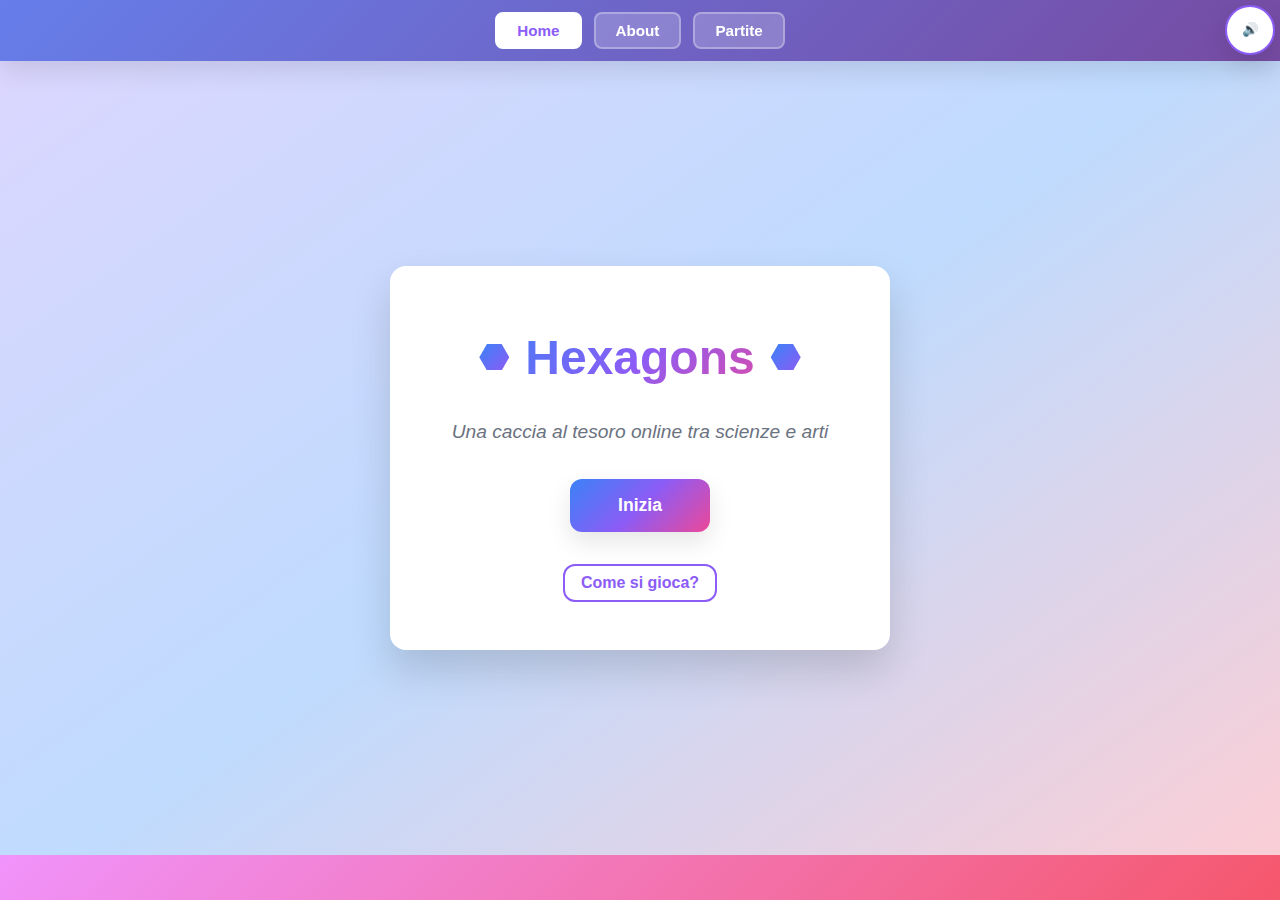
<file: index.html>
<!DOCTYPE html>
<html lang="it">
<head>
    <meta charset="UTF-8">
    <meta name="viewport" content="width=device-width, initial-scale=1.0">
    <title>Hexagons - Caccia al Tesoro</title>
    <link rel="stylesheet" href="css/styles.css">
    <link rel="icon" type="image/x-icon" href="images/black_hexagon.png">
</head>
<body>
    <div class="app-container">
        <!-- Navigation -->
        <nav class="top-nav">
            <a href="./"><button class="nav-btn active">Home</button></a>
            <a href="about/"><button class="nav-btn">About</button></a>
            <a href="partite/"><button class="nav-btn">Partite</button></a>
        </nav>

        <!-- Main Content -->
        <main class="main-content">
            <!-- Welcome Screen -->
            <div id="welcomeScreen" class="welcome-screen">
                <h1 class="welcome-title">
                    <span class="hexagon-icon"></span>
                    Hexagons
                    <span class="hexagon-icon"></span>
                </h1>
                <p class="welcome-subtitle">
                    Una caccia al tesoro online tra scienze e arti
                </p>
                <button class="start-btn" id="startButton">Inizia</button>
                <button class="help-btn" id="howToPlayButton">Come si gioca?</button>
            </div>

            <!-- How to Play Modal -->
            <div id="howToPlayModal" class="modal hidden">
                <div class="modal-content">
                    <button class="modal-close" id="closeModal">&times;</button>
                    <h2>Come si gioca</h2>
                    <div class="modal-body">
                        <p><strong>Hexagons</strong> è una caccia al tesoro online che mette alla prova la tua curiosità e le tue capacità di ricerca.</p>
            
                        <h3>📋 Struttura del gioco:</h3>
                        <ul>
                            <li>Ogni partita è composta da 6 livelli. L'obiettivo è completarli tutti rispondendo correttamente alle domande</li>
                            <li>Non servono mai conoscenze ulteriori: ogni domanda è sempre risolvibile con le informazioni che trovi nel sito</li>
                            <li>Dopo una risposta errata, apparirà un suggerimento aggiuntivo per aiutarti</li>
                            <li>In ogni livello guadagnerai un indizio, che ti servirà per rispondere alla domanda finale</li>
                        </ul>
            
                        <h3>💡 Consigli:</h3>
                        <ul>
                            <li>Le risposte sono case-insensitive (maiuscole/minuscole non contano)</li>
                            <li>Usa i pulsanti freccia per rivedere i livelli completati</li>
                            <li>Alcune domande sono più difficili di altre, ma ricorda che sul sito troverai sempre la risposta</li>
                        </ul>
                    </div>
                    <button class="modal-btn" id="closeModalBtn">Ho capito!</button>
                </div>
            </div>

            <!-- Game Screen -->
            <div id="gameScreen" class="game-screen hidden">

                <!-- Progress Bar -->
                <div class="progress-container">
                    <button id="prevLevel" class="arrow-btn" aria-label="Livello precedente">⬅️</button>
                    <div id="progressBar" class="progress-bar"></div>
                    <button id="nextLevel" class="arrow-btn" aria-label="Livello successivo">➡️</button>
                </div>

                <div class="game-content">
                    <div class="text-column">
                        <h2 id="clueTitle" class="clue-title"></h2>
                        <p id="clueText" class="clue-text"></p>
                    </div>
                    <div class="image-column">
                        <div id="clueImage" class="clue-image"></div>
                    </div>
                </div>
                    
                <div class="answer-section">

                    <div class="input-group">
                        <input type="text" id="answerInput" class="answer-input" placeholder="Inserisci la tua risposta">
                        <button id="submitAnswer" class="submit-btn">Verifica</button>
                    </div>
                        
                    <div id="extraClue" class="extra-clue hidden"></div>

                    <div id="feedbackMessage" class="feedback-message hidden"></div>

                </div>

                <!-- Completion Screen -->
                <div id="completionScreen" class="completion-screen hidden">
                    <h2>🎉 Congratulazioni! 🎉</h2>
                    <div class="completion-animation">
                        <div class="completion-hexagon"></div>
                        <div class="completion-hexagon"></div>
                        <div class="completion-hexagon"></div>
                        <div class="completion-hexagon"></div>
                        <div class="completion-hexagon"></div>
                        <div class="completion-hexagon"></div>
                    </div>
                    <p>Hai completato tutti i livelli della caccia al tesoro!</p>
                    <iframe id="completionForm" class="completion-iframe hidden"
                        src="https://docs.google.com/forms/d/e/1FAIpQLSf_EbD043wB0cYU-qiuO5UATdZfRm2MB0wJV6ONVtHmkWjbWg/viewform?embedded=true">
                    </iframe>
                    <button id="resetButton" class="reset-btn">Gioca un'altra partita</button>
                </div>
            </div>
        </main>

        <!-- Bottom Bar -->
        <div class="bottom-bar"></div>

        <!-- Sound Toggle -->
        <button id="soundToggle" class="sound-toggle" aria-label="Toggle sound" title="Attiva/Disattiva suoni">
            🔊
        </button>
    </div>

    <script src="js/script.js"></script>
</body>
</html>
</file>
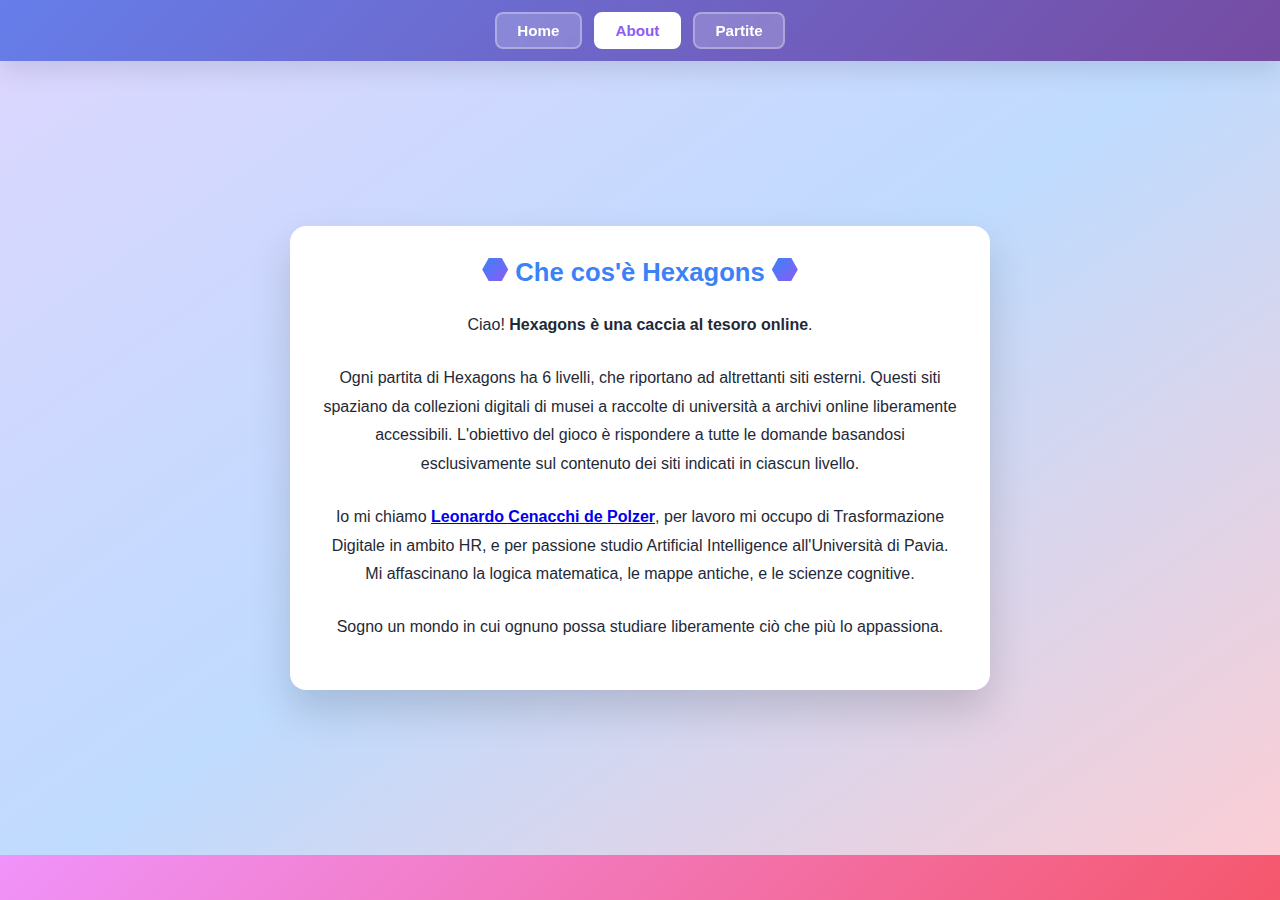
<file: about/index.html>
<!DOCTYPE html>
<html lang="it">
<head>
    <meta charset="UTF-8">
    <meta name="viewport" content="width=device-width, initial-scale=1.0">
    <title>About - Hexagons</title>
    <link rel="stylesheet" href="../css/styles.css">
    <link rel="icon" type="image/x-icon" href="images/black_hexagon.png">
</head>
<body>
    <div class="app-container">
        <!-- Navigation -->
        <nav class="top-nav">
            <a href="/"><button class="nav-btn">Home</button></a>
            <a href="/about/"><button class="nav-btn active">About</button></a>
            <a href="/partite/"><button class="nav-btn">Partite</button></a>
        </nav>

        <!-- Main Content -->
        <main class="main-content">
            <div class="content-box">
                <h2 class="content-title">
                    <span class="hexagon-icon" style="width: 26px; height: 23px;"></span>
                    Che cos'è Hexagons
                    <span class="hexagon-icon" style="width: 26px; height: 23px;"></span>
                </h2>
                <div class="content-text">
                    <p style="margin-bottom: 1.5rem;">
                        Ciao! <strong>Hexagons è una caccia al tesoro online</strong>.
                    </p>
                    <p style="margin-bottom: 1.5rem;">
                        Ogni partita di Hexagons ha 6 livelli, che riportano ad altrettanti siti esterni. Questi siti spaziano da collezioni digitali di musei a raccolte di università a archivi online liberamente accessibili. L'obiettivo del gioco è rispondere a tutte le domande basandosi esclusivamente sul contenuto dei siti indicati in ciascun livello.
                    </p>
                    <p style="margin-bottom: 1.5rem;">
                        Io mi chiamo <a href='https://www.linkedin.com/in/lcdp/' target='_blank'><strong>Leonardo Cenacchi de Polzer</strong></a>, per lavoro mi occupo di Trasformazione Digitale in ambito HR, e per passione studio Artificial Intelligence all'Università di Pavia. Mi affascinano la logica matematica, le mappe antiche, e le scienze cognitive.
                    </p>
                    <p style="margin-bottom: 0;">
                        Sogno un mondo in cui ognuno possa studiare liberamente ciò che più lo appassiona.
                    </p>
                </div>
            </div>
        </main>

        <!-- Bottom Bar -->
        <div class="bottom-bar"></div>

    </div>
</body>
</html>
</file>
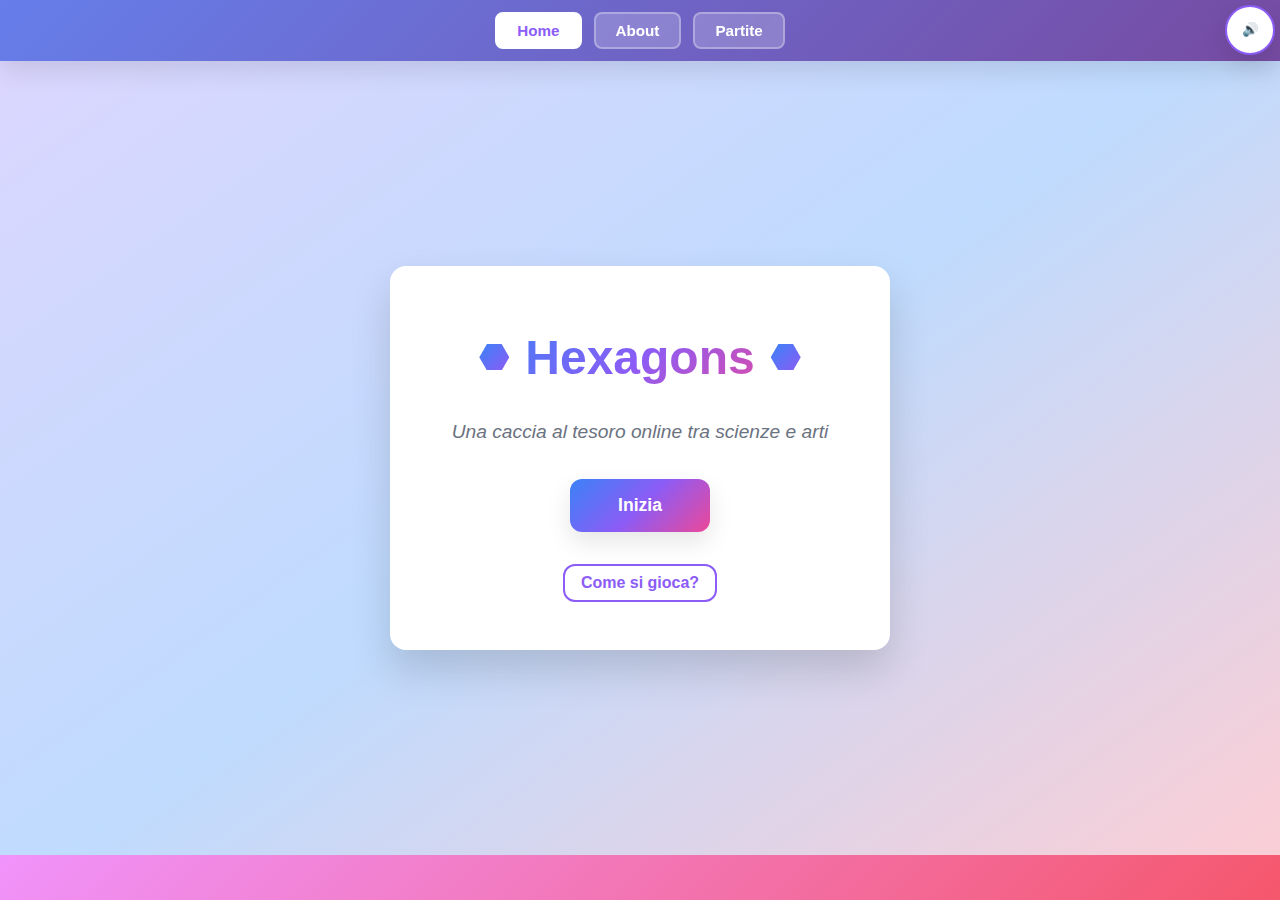
<file: HEXAGONS/index.html>
<!DOCTYPE html>
<html lang="it">
<head>
    <meta charset="UTF-8">
    <meta name="viewport" content="width=device-width, initial-scale=1.0">
    <title>Hexagons - Caccia al Tesoro</title>
    <link rel="stylesheet" href="css/styles.css">
    <link rel="icon" type="image/x-icon" href="images/black_hexagon.png">
</head>
<body>
    <div class="app-container">
        <!-- Navigation -->
        <nav class="top-nav">
            <a href="index.html"><button class="nav-btn active">Home</button></a>
            <a href="about/index.html"><button class="nav-btn">About</button></a>
            <a href="partite/index.html"><button class="nav-btn">Partite</button></a>
        </nav>

        <!-- Main Content -->
        <main class="main-content">
            <!-- Welcome Screen -->
            <div id="welcomeScreen" class="welcome-screen">
                <h1 class="welcome-title">
                    <span class="hexagon-icon"></span>
                    Hexagons
                    <span class="hexagon-icon"></span>
                </h1>
                <p class="welcome-subtitle">
                    Una caccia al tesoro online tra scienze e arti
                </p>
                <button class="start-btn" id="startButton">Inizia</button>
                <button class="help-btn" id="howToPlayButton">Come si gioca?</button>
            </div>

            <!-- How to Play Modal -->
            <div id="howToPlayModal" class="modal hidden">
                <div class="modal-content">
                    <button class="modal-close" id="closeModal">&times;</button>
                    <h2>Come si gioca</h2>
                    <div class="modal-body">
                        <p><strong>Hexagons</strong> è una caccia al tesoro online che mette alla prova la tua curiosità e le tue capacità di ricerca.</p>
            
                        <h3>📋 Struttura del gioco:</h3>
                        <ul>
                            <li>Ogni partita è composta da 6 livelli. L'obiettivo è completarli tutti rispondendo correttamente alle domande</li>
                            <li>Non servono mai conoscenze ulteriori: ogni domanda è sempre risolvibile con le informazioni che trovi nel sito</li>
                            <li>Dopo una risposta errata, apparirà un suggerimento aggiuntivo per aiutarti</li>
                            <li>In ogni livello guadagnerai un indizio, che ti servirà per rispondere alla domanda finale</li>
                        </ul>
            
                        <h3>💡 Consigli:</h3>
                        <ul>
                            <li>Le risposte sono case-insensitive (maiuscole/minuscole non contano)</li>
                            <li>Usa i pulsanti freccia per rivedere i livelli completati</li>
                            <li>Alcune domande sono più difficili di altre, ma ricorda che sul sito troverai sempre la risposta</li>
                        </ul>
                    </div>
                    <button class="modal-btn" id="closeModalBtn">Ho capito!</button>
                </div>
            </div>

            <!-- Game Screen -->
            <div id="gameScreen" class="game-screen hidden">

                <!-- Progress Bar -->
                <div class="progress-container">
                    <button id="prevLevel" class="arrow-btn" aria-label="Livello precedente">🢀</button>
                    <div id="progressBar" class="progress-bar"></div>
                    <button id="nextLevel" class="arrow-btn" aria-label="Livello successivo">🢂</button>
                </div>

                <div class="game-content">
                    <h2 id="clueTitle" class="clue-title"></h2>
                    <p id="clueText" class="clue-text"></p>
                    <div id="clueImage" class="clue-image"></div>
                </div>
                    
                <div class="answer-section">

                    <div class="input-group">
                        <input type="text" id="answerInput" class="answer-input" placeholder="Inserisci la tua risposta">
                        <button id="submitAnswer" class="submit-btn">Verifica</button>
                    </div>
                        
                    <div id="extraClue" class="extra-clue hidden"></div>

                    <div id="feedbackMessage" class="feedback-message hidden"></div>

                </div>

                <!-- Completion Screen -->
                <div id="completionScreen" class="completion-screen hidden">
                    <h2>🎉 Congratulazioni! 🎉</h2>
                    <div class="completion-animation">
                        <div class="completion-hexagon"></div>
                        <div class="completion-hexagon"></div>
                        <div class="completion-hexagon"></div>
                        <div class="completion-hexagon"></div>
                        <div class="completion-hexagon"></div>
                        <div class="completion-hexagon"></div>
                    </div>
                    <p>Hai completato tutti i livelli della caccia al tesoro!</p>
                    <iframe id="completionForm" class="completion-iframe hidden"
                        src="https://docs.google.com/forms/d/e/1FAIpQLSf_EbD043wB0cYU-qiuO5UATdZfRm2MB0wJV6ONVtHmkWjbWg/viewform?embedded=true">
                    </iframe>
                    <button id="resetButton" class="reset-btn">Gioca un'altra partita</button>
                </div>
            </div>
        </main>

        <!-- Bottom Bar -->
        <div class="bottom-bar"></div>

        <!-- Sound Toggle -->
        <button id="soundToggle" class="sound-toggle" aria-label="Toggle sound" title="Attiva/Disattiva suoni">
            🔊
        </button>
    </div>

    <script src="js/script.js"></script>
</body>
</html>
</file>
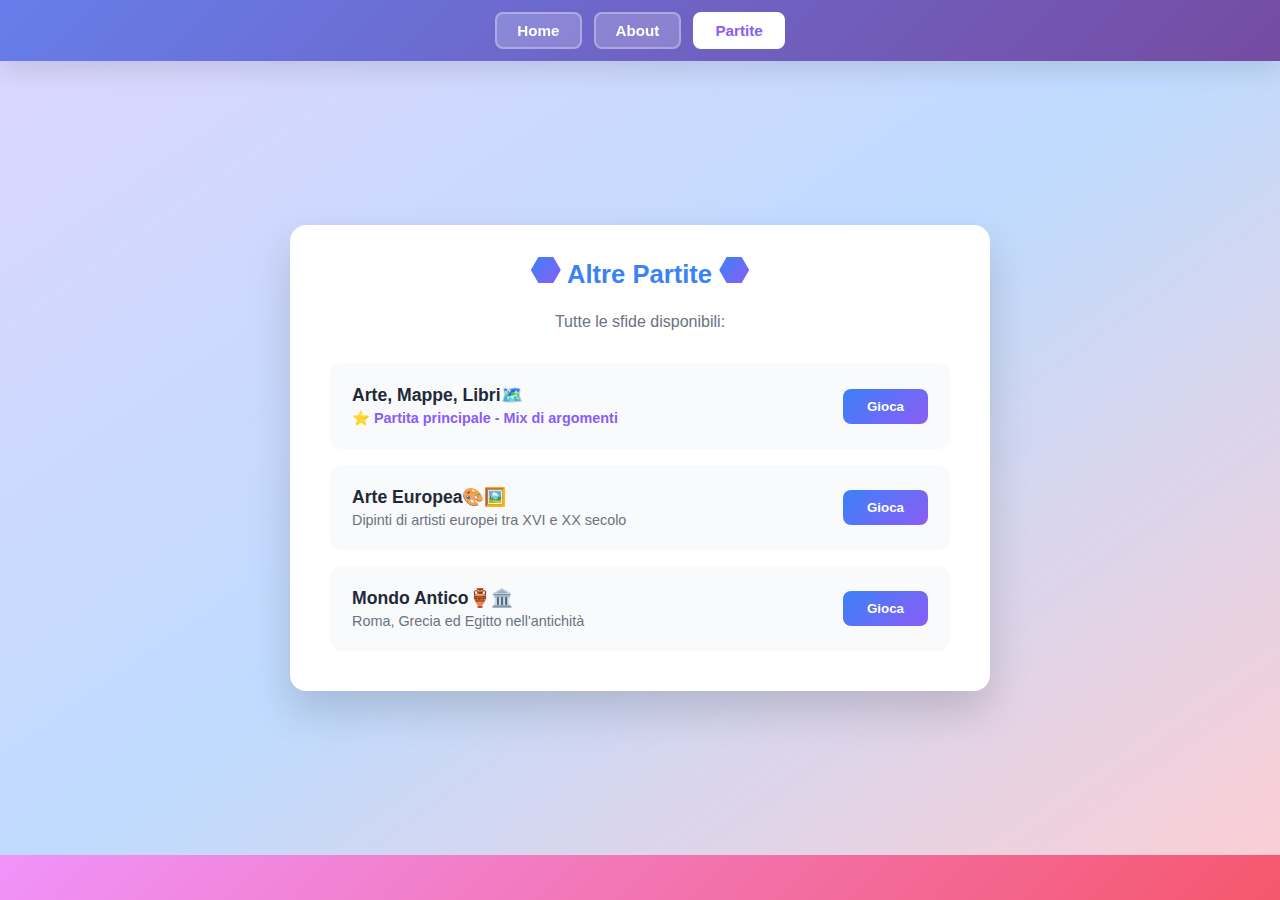
<file: partite/index.html>
<!DOCTYPE html>
<html lang="it">
<head>
    <meta charset="UTF-8">
    <meta name="viewport" content="width=device-width, initial-scale=1.0">
    <title>Altre Partite - Hexagons</title>
    <link rel="stylesheet" href="../css/styles.css">
    <link rel="icon" type="image/x-icon" href="../images/black_hexagon.png">
</head>
<body>
    <div class="app-container">
        <!-- Navigation -->
        <nav class="top-nav">
            <a href="../"><button class="nav-btn">Home</button></a>
            <a href="../about/"><button class="nav-btn">About</button></a>
            <a href="../partite/"><button class="nav-btn active">Partite</button></a>
        </nav>

        <!-- Main Content -->
        <main class="main-content">
            <div class="content-box" style="overflow-y: hidden">
                <h2 class="content-title">
                    <span class="hexagon-icon"></span>
                    Altre Partite
                    <span class="hexagon-icon"></span>
                </h2>
                <p style="text-align: center; margin-bottom: 1.5rem; color: var(--text-light);">
                    Tutte le sfide disponibili:
                </p>
                <div id="gameList" class="game-list">
                    <!-- Games will be loaded dynamically -->
                </div>
            </div>
        </main>

        <!-- Bottom Bar -->
        <div class="bottom-bar"></div>

    </div>

    <script src="../js/games-list.js"></script>
</body>
</html>
</file>
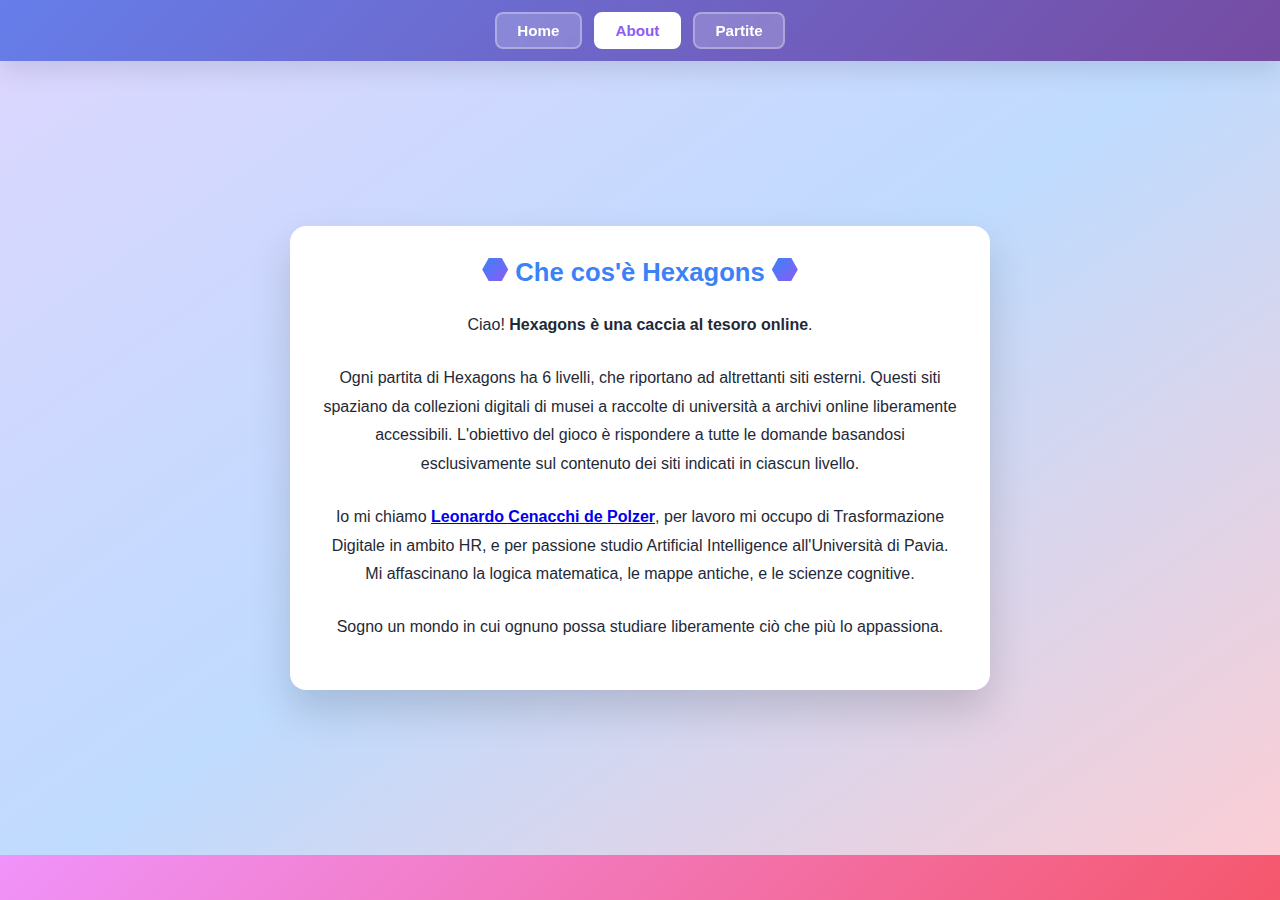
<file: HEXAGONS/about/index.html>
<!DOCTYPE html>
<html lang="it">
<head>
    <meta charset="UTF-8">
    <meta name="viewport" content="width=device-width, initial-scale=1.0">
    <title>About - Hexagons</title>
    <link rel="stylesheet" href="../css/styles.css">
    <link rel="icon" type="image/x-icon" href="images/black_hexagon.png">
</head>
<body>
    <div class="app-container">
        <!-- Navigation -->
        <nav class="top-nav">
            <a href="../index.html"><button class="nav-btn">Home</button></a>
            <a href="about/index.html"><button class="nav-btn active">About</button></a>
            <a href="../partite/index.html"><button class="nav-btn">Partite</button></a>
        </nav>

        <!-- Main Content -->
        <main class="main-content">
            <div class="content-box">
                <h2 class="content-title">
                    <span class="hexagon-icon" style="width: 26px; height: 23px;"></span>
                    Che cos'è Hexagons
                    <span class="hexagon-icon" style="width: 26px; height: 23px;"></span>
                </h2>
                <div class="content-text">
                    <p style="margin-bottom: 1.5rem;">
                        Ciao! <strong>Hexagons è una caccia al tesoro online</strong>.
                    </p>
                    <p style="margin-bottom: 1.5rem;">
                        Ogni partita di Hexagons ha 6 livelli, che riportano ad altrettanti siti esterni. Questi siti spaziano da collezioni digitali di musei a raccolte di università a archivi online liberamente accessibili. L'obiettivo del gioco è rispondere a tutte le domande basandosi esclusivamente sul contenuto dei siti indicati in ciascun livello.
                    </p>
                    <p style="margin-bottom: 1.5rem;">
                        Io mi chiamo <a href='https://www.linkedin.com/in/lcdp/' target='_blank'><strong>Leonardo Cenacchi de Polzer</strong></a>, per lavoro mi occupo di Trasformazione Digitale in ambito HR, e per passione studio Artificial Intelligence all'Università di Pavia. Mi affascinano la logica matematica, le mappe antiche, e le scienze cognitive.
                    </p>
                    <p style="margin-bottom: 0;">
                        Sogno un mondo in cui ognuno possa studiare liberamente ciò che più lo appassiona.
                    </p>
                </div>
            </div>
        </main>

        <!-- Bottom Bar -->
        <div class="bottom-bar"></div>

    </div>
</body>
</html>
</file>
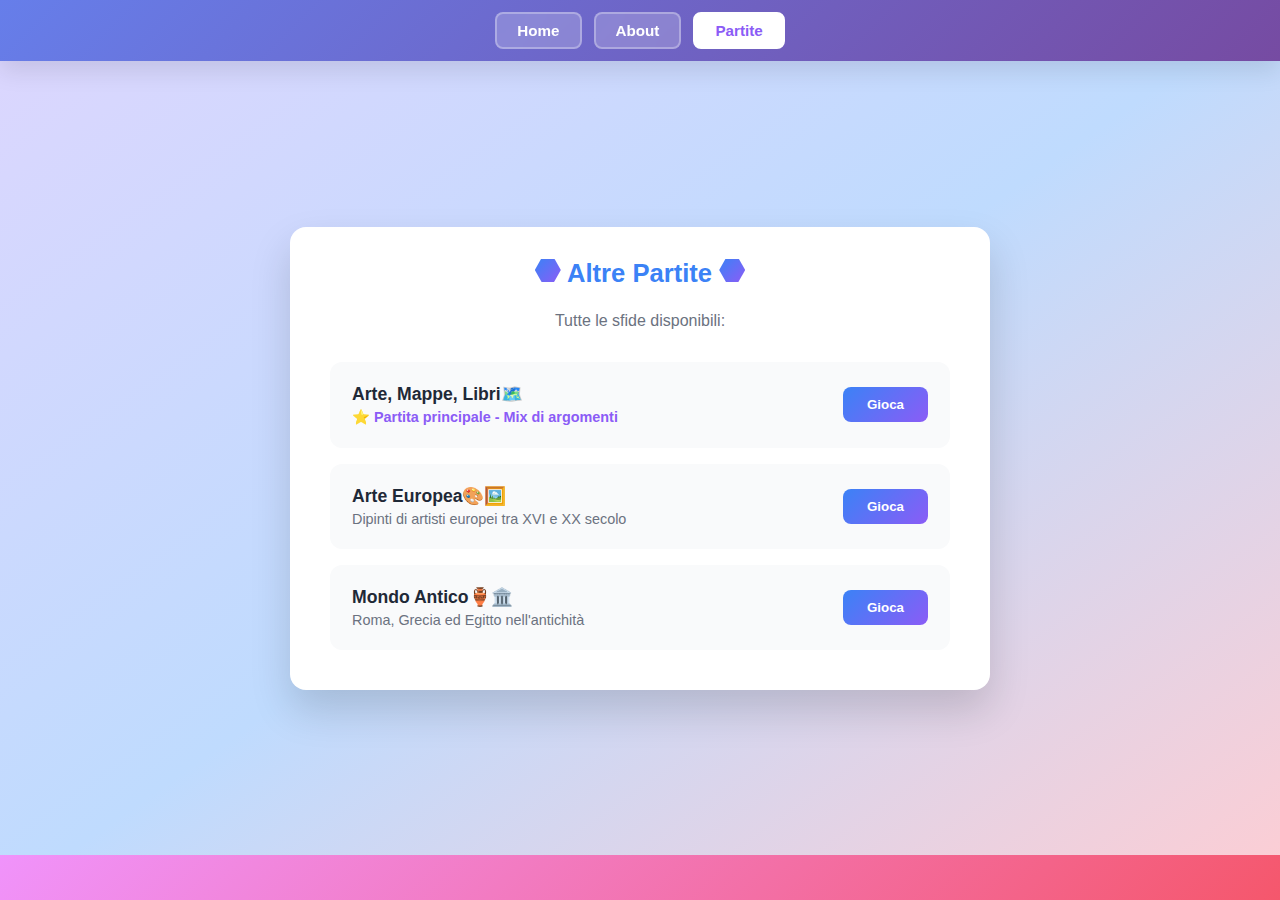
<file: HEXAGONS/partite/index.html>
<!DOCTYPE html>
<html lang="it">
<head>
    <meta charset="UTF-8">
    <meta name="viewport" content="width=device-width, initial-scale=1.0">
    <title>Altre Partite - Hexagons</title>
    <link rel="stylesheet" href="../css/styles.css">
    <link rel="icon" type="image/x-icon" href="images/black_hexagon.png">
</head>
<body>
    <div class="app-container">
        <!-- Navigation -->
        <nav class="top-nav">
            <a href="../index.html"><button class="nav-btn">Home</button></a>
            <a href="../about/index.html"><button class="nav-btn">About</button></a>
            <a href="games.html"><button class="nav-btn active">Partite</button></a>
        </nav>

        <!-- Main Content -->
        <main class="main-content">
            <div class="content-box">
                <h2 class="content-title">
                    <span class="hexagon-icon" style="width: 26px; height: 23px;"></span>
                    Altre Partite
                    <span class="hexagon-icon" style="width: 26px; height: 23px;"></span>
                </h2>
                <p style="text-align: center; margin-bottom: 1.5rem; color: var(--text-light);">
                    Tutte le sfide disponibili:
                </p>
                <div id="gameList" class="game-list">
                    <!-- Games will be loaded dynamically -->
                </div>
            </div>
        </main>

        <!-- Bottom Bar -->
        <div class="bottom-bar"></div>

    </div>

    <script src="../js/games-list.js"></script>
</body>
</html>
</file>
<file: css/styles.css>
:root {
  --primary-blue: #3b82f6;
  --primary-purple: #8b5cf6;
  --primary-pink: #ec4899;
  --gradient-1: linear-gradient(135deg, #667eea 0%, #764ba2 100%);
  --gradient-2: linear-gradient(135deg, #f093fb 0%, #f5576c 100%);
  --gradient-bg: linear-gradient(to bottom right, #ddd6fe 0%, #bfdbfe 50%, #fecdd3 100%);
  --success: #10b981;
  --error: #ef4444;
  --text-dark: #1f2937;
  --text-light: #6b7280;
  --bg-white: #ffffff;
  --bg-light: #f9fafb;
  --border-radius: 16px;
  --shadow: 0 10px 25px rgba(0, 0, 0, 0.1);
  --shadow-lg: 0 20px 40px rgba(0, 0, 0, 0.15);
}

* {
  margin: 0;
  padding: 0;
  box-sizing: border-box;
}

body {
  font-family: 'Segoe UI', Tahoma, Geneva, Verdana, sans-serif;
  background: var(--gradient-bg);
  color: var(--text-dark);
  overflow: hidden;
}

.app-container {
  height: 100vh;
  display: flex;
  flex-direction: column;
  overflow: hidden;
}

/* Navigation */
.top-nav {
  background: var(--gradient-1);
  padding: 0.75rem 1.5rem;
  display: flex;
  justify-content: center;
  align-items: center;
  gap: 0.75rem;
  box-shadow: var(--shadow);
  z-index: 100;
  flex-shrink: 0;
}

.bottom-bar {
    height: 5%;
    background: linear-gradient(135deg, #f093fb 0%, #f5576c 100%);
    display: flex;
    align-items: center;
    justify-content: center;
    color: white;
    font-size: 1em;
    font-weight: bold;
    flex-shrink: 0;
}

.nav-btn {
  background: rgba(255, 255, 255, 0.2);
  color: white;
  border: 2px solid rgba(255, 255, 255, 0.3);
  padding: 0.5rem 1.25rem;
  border-radius: 8px;
  font-weight: 600;
  font-size: 0.95rem;
  cursor: pointer;
  transition: all 0.3s ease;
  backdrop-filter: blur(10px);
}

.nav-btn:hover {
  background: rgba(255, 255, 255, 0.3);
  transform: translateY(-2px);
  box-shadow: 0 4px 12px rgba(0, 0, 0, 0.2);
}

.nav-btn.active {
  background: white;
  color: var(--primary-purple);
  border-color: white;
}

/* Main Content Area */
.main-content {
  flex: 1;
  display: flex;
  align-items: center;
  justify-content: center;
  padding: 1rem;
  overflow: hidden;
}

/* Welcome Screen */
.welcome-screen {
  background: var(--bg-white);
  padding: 3rem 2rem;
  border-radius: var(--border-radius);
  box-shadow: var(--shadow-lg);
  text-align: center;
  max-width: 500px;
  width: 100%;
  animation: fadeIn 0.5s ease;
  display: flex;
  flex-direction: column;
  align-items: center;
  gap: 1rem;  
}

.welcome-title {
  font-size: 3rem;
  font-weight: 800;
  background: linear-gradient(135deg, var(--primary-blue), var(--primary-purple), var(--primary-pink));
  -webkit-background-clip: text;
  -webkit-text-fill-color: transparent;
  background-clip: text;
  margin: 1rem 0;
  display: flex;
  align-items: center;
  justify-content: center;
  gap: 1rem;
}

.welcome-subtitle {
  font-style: italic;
  font-size: 1.2rem;
  color: var(--text-light);
  margin-bottom: 1rem;
  line-height: 1.6;
}

.hexagon-icon {
  display: inline-block;
  width: 30px;
  height: 26px;
  background: linear-gradient(135deg, var(--primary-blue), var(--primary-purple));
  clip-path: polygon(50% -50%, 100% 50%, 50% 150%, 0 50%);
}

.start-btn {
  background: linear-gradient(135deg, var(--primary-blue), var(--primary-purple), var(--primary-pink));
  color: white;
  border: none;
  padding: 1rem 3rem;
  border-radius: 12px;
  font-size: 1.1rem;
  font-weight: 600;
  cursor: pointer;
  transition: all 0.3s ease;
  box-shadow: var(--shadow);
}

.start-btn:hover {
  transform: translateY(-3px);
  box-shadow: var(--shadow-lg);
}

/* How to Play Button */
.help-btn {
    background: transparent;
    color: var(--primary-purple);
    border: 2px solid var(--primary-purple);
    padding: 0.5rem 1rem;
    border-radius: 12px;
    font-size: 1rem;
    font-weight: 600;
    cursor: pointer;
    transition: all 0.3s ease;
    margin-top: 1rem;
}

.help-btn:hover {
    background: var(--primary-purple);
    color: white;
    transform: translateY(-2px);
    box-shadow: var(--shadow);
}

/* Modal Popup */
.modal {
    position: fixed;
    top: 0;
    left: 0;
    width: 100%;
    height: 100%;
    background: rgba(0, 0, 0, 0.6);
    backdrop-filter: blur(5px);
    display: flex;
    align-items: center;
    justify-content: center;
    z-index: 2000;
    padding: 1rem;
    animation: fadeIn 0.3s ease;
}

.modal.hidden {
    display: none;
}

.modal-content {
    background: var(--bg-white);
    border-radius: var(--border-radius);
    box-shadow: var(--shadow-lg);
    max-width: 600px;
    width: 100%;
    max-height: 80vh;
    overflow-y: auto;
    position: relative;
    animation: slideIn 0.3s ease;
    padding: 2rem;
}

.modal-close {
    position: absolute;
    top: 1rem;
    right: 1rem;
    background: transparent;
    border: none;
    font-size: 2rem;
    color: var(--text-light);
    cursor: pointer;
    transition: all 0.3s ease;
    width: 40px;
    height: 40px;
    display: flex;
    align-items: center;
    justify-content: center;
    border-radius: 50%;
}

.modal-close:hover {
    background: var(--bg-light);
    color: var(--text-dark);
    transform: rotate(90deg);
}

.modal-content h2 {
    color: var(--primary-purple);
    font-size: 1.6rem;
    margin-bottom: 1rem;
    text-align: center;
}

.modal-content h3 {
    color: var(--primary-blue);
    font-size: 1.3rem;
    margin-top: 1.5rem;
    margin-bottom: 0.75rem;
}

.modal-body {
    color: var(--text-dark);
    line-height: 1.7;
}

.modal-body p {
    margin-bottom: 1rem;
}

.modal-body ul {
    margin-left: 1.5rem;
    margin-bottom: 1rem;
}

.modal-body li {
    margin-bottom: 0.5rem;
}

.modal-btn {
    background: linear-gradient(135deg, var(--primary-blue), var(--primary-purple));
    color: white;
    border: none;
    padding: 0.875rem 2.5rem;
    border-radius: 12px;
    font-size: 1rem;
    font-weight: 600;
    cursor: pointer;
    transition: all 0.3s ease;
    display: block;
    margin: 2rem auto 0;
}

.modal-btn:hover {
    transform: translateY(-2px);
    box-shadow: var(--shadow-lg);
}


/* Game Screen */
.game-screen {
  background: var(--bg-white);
  border-radius: var(--border-radius);
  box-shadow: var(--shadow-lg);
  width: 100%;
  max-width: 900px;
  height: 100%;
  max-height: 90vh;
  display: flex;
  flex-direction: column;
  overflow: hidden;
  animation: slideIn 0.5s ease;
}

.game-content {
  flex: 1;
  display: flex;
  flex-direction: column;
  padding: 1rem 2rem;
  overflow: hidden;
  gap: 1rem;
}

.clue-title {
  font-size: 1.5rem;
  font-weight: 700;
  color: var(--primary-purple);
  text-align: center;
  margin-bottom: 0rem;
  flex-shrink: 0;
}

.clue-text {
  font-size: 1.05rem;
  line-height: 1.6;
  color: var(--text-dark);
  text-align: center;
  margin-bottom: 0rem;
  flex-shrink: 0;
}

.clue-text a {
    color: var(--primary-blue);
    text-decoration: underline;
    font-weight: 600;
    transition: all 0.3s ease;
}

.clue-text a:hover {
    color: var(--primary-purple);
    text-decoration: none;
}

.clue-text a:visited {
    color: var(--primary-purple);
}

.clue-image {
  flex: 1;
  max-height: 70%;
  display: flex;
  justify-content: center;
  align-items: center;
  margin: 0;
  flex-shrink: 0;
}

.clue-image img {
  max-height: 100%;
  box-shadow: var(--shadow);
  object-fit: contain;
}

.clue-image.error {
  color: var(--error);
  padding: 1rem;
  background: #fee;
  border-radius: 8px;
}

.answer-section {
  flex-shrink: 0;
  padding: 0.5rem 2rem 0.75rem;
  background: var(--bg-white);
  border-top: 1px solid #e5e7eb;
  min-height: 191px;
  display: flex;
  flex-direction: column;
  justify-content: flex-start;
}

.input-group {
  display: flex;
  gap: 0.5rem;
  margin-bottom: 0.5rem;
}

.answer-input {
  flex: 1;
  padding: 0.875rem 1.25rem;
  border: 2px solid #e5e7eb;
  border-radius: 12px;
  font-size: 1rem;
  transition: all 0.3s ease;
  font-family: inherit;
}

.answer-input:focus {
  outline: none;
  border-color: var(--primary-purple);
  box-shadow: 0 0 0 3px rgba(139, 92, 246, 0.1);
}

.submit-btn {
  background: linear-gradient(135deg, var(--primary-blue), var(--primary-purple));
  color: white;
  border: none;
  padding: 0.875rem 2rem;
  border-radius: 12px;
  font-weight: 600;
  cursor: pointer;
  transition: all 0.3s ease;
  white-space: nowrap;
}

.submit-btn:hover {
  transform: translateY(-2px);
  box-shadow: var(--shadow);
}

.feedback-message {
  padding: 0.75rem;
  border-radius: 8px;
  text-align: center;
  font-weight: 500;
  margin-top: 0.5rem;
  animation: slideDown 0.3s ease;
  min-height: 2rem;
}

.feedback-message.error {
  background: #fee2e2;
  color: var(--error);
}

.feedback-message.success {
  background: #d1fae5;
  color: var(--success);
}

.feedback-message.hidden {
  visibility: hidden;
}

.extra-clue {
  background: var(--bg-light);
  padding: 1rem;
  border-radius: 8px;
  font-size: 0.95rem;
  color: var(--text-light);
  font-style: italic;
  text-align: left;
  border-left: 4px solid var(--primary-purple);
  animation: fadeIn 0.3s ease;
  min-height: 3rem;
}

.extra-clue.hidden {
  visibility: hidden;
}

.separator {
  height: 1px;
  background: linear-gradient(to right, transparent, #e5e7eb, transparent);
  margin: 1rem 0;
}

/* Progress Bar */
.progress-container {
  padding: 0.5rem 2rem;
  background: var(--bg-light);
  border-bottom: 1px solid #e5e7eb;
  display: flex;
  align-items: center;
  justify-content: center;
  gap: 1rem;
  flex-shrink: 0;
}

.progress-bar {
  display: flex;
  gap: 12px;
  align-items: center;
}

.progress-dot {
  width: 18px;
  height: 16px;
  background: #d1d5db;
  clip-path: polygon(50% -50%, 100% 50%, 50% 150%, 0 50%);
  transition: all 0.3s ease;
  cursor: pointer;
}

.progress-dot.completed {
  background: linear-gradient(135deg, var(--primary-blue), var(--primary-purple));
  transform: scale(1.1);
}

.progress-dot.current {
  background: linear-gradient(135deg, var(--primary-purple), var(--primary-pink));
  transform: scale(1.2);
  animation: pulse 2s infinite;
}

.arrow-btn {
  background: linear-gradient(135deg, var(--primary-blue), var(--primary-purple));
  color: white;
  border: none;
  width: 36px;
  height: 36px;
  border-radius: 8px;
  display: flex;
  align-items: center;
  justify-content: center;
  cursor: pointer;
  transition: all 0.3s ease;
  font-size: 1.2rem;
}

.arrow-btn:hover:not(:disabled) {
  transform: scale(1.1);
  box-shadow: var(--shadow);
}

.arrow-btn:disabled {
  background: #d1d5db;
  cursor: not-allowed;
  opacity: 0.5;
}

/* Completion Screen */
.completion-screen {
  text-align: center;
  padding: 2rem 2rem;
  animation: fadeIn 0.5s ease;
}

.completion-screen h2 {
  font-size: 1.6rem;
  color: var(--success);
  margin-bottom: 1rem;
}

.completion-animation {
  margin: 1rem 0;
  display: flex;
  justify-content: center;
  gap: 12px;
  flex-wrap: wrap;
}

.completion-hexagon {
  width: 30px;
  height: 26px;
  background: linear-gradient(135deg, var(--primary-blue), var(--primary-purple), var(--primary-pink));
  clip-path: polygon(50% -50%, 100% 50%, 50% 150%, 0 50%);
  animation: hexagonPop 0.6s ease;
}

.completion-hexagon:nth-child(2) { animation-delay: 0.1s; }
.completion-hexagon:nth-child(3) { animation-delay: 0.2s; }
.completion-hexagon:nth-child(4) { animation-delay: 0.3s; }
.completion-hexagon:nth-child(5) { animation-delay: 0.4s; }
.completion-hexagon:nth-child(6) { animation-delay: 0.5s; }

.completion-iframe {
  width: 100%;
  max-width: 600px;
  height: 450px;
  border: none;
  border-radius: 12px;
  margin: 1rem auto;
  box-shadow: var(--shadow);
}

.reset-btn {
  background: linear-gradient(135deg, var(--primary-purple), var(--primary-pink));
  color: white;
  border: none;
  padding: 1rem 2.5rem;
  border-radius: 12px;
  font-size: 1.1rem;
  font-weight: 600;
  cursor: pointer;
  transition: all 0.3s ease;
  margin-top: 1rem;
}

.reset-btn:hover {
  transform: translateY(-3px);
  box-shadow: var(--shadow-lg);
}

/* About & Games List Pages */
.content-box {
  background: var(--bg-white);
  padding: 2rem;
  border-radius: var(--border-radius);
  box-shadow: var(--shadow-lg);
  max-width: 700px;
  width: 100%;
  animation: fadeIn 0.5s ease;
}

.content-title {
  font-size: 1.6rem;
  font-weight: 700;
  color: var(--primary-blue);
  margin-bottom: 1.5rem;
  text-align: center;
}

.content-text {
  line-height: 1.8;
  color: var(--text-dark);
  margin-bottom: 1rem;
  text-align: center;
}

.game-list {
  display: flex;
  flex-direction: column;
  gap: 1rem;
  max-height: 60vh;
  overflow-y: auto;
  padding: 0.5rem;
}

.game-item {
  display: flex;
  justify-content: space-between;
  align-items: center;
  background: var(--bg-light);
  padding: 1.25rem;
  border-radius: 12px;
  transition: all 0.3s ease;
  border: 2px solid transparent;
}

.game-item:hover {
  border-color: var(--primary-purple);
  transform: translateX(5px);
  box-shadow: var(--shadow);
}

.game-info {
  display: flex;
  flex-direction: column;
  gap: 0.25rem;
}

.game-title {
  font-weight: 600;
  color: var(--text-dark);
  font-size: 1.1rem;
}

.game-date {
  font-size: 0.9rem;
  color: var(--text-light);
}

.play-btn {
  background: linear-gradient(135deg, var(--primary-blue), var(--primary-purple));
  color: white;
  border: none;
  padding: 0.625rem 1.5rem;
  border-radius: 8px;
  font-weight: 600;
  cursor: pointer;
  transition: all 0.3s ease;
}

.play-btn:hover {
  transform: scale(1.05);
  box-shadow: var(--shadow);
}

/* Sound Toggle */
.sound-toggle {
  position: fixed;
  top: 0.3rem;
  right: 0.3rem;
  background: var(--bg-white);
  border: 2px solid var(--primary-purple);
  width: 50px;
  height: 50px;
  border-radius: 50%;
  display: flex;
  align-items: center;
  justify-content: center;
  cursor: pointer;
  transition: all 0.3s ease;
  box-shadow: var(--shadow);
  z-index: 1000;
}

.sound-toggle:hover {
  transform: scale(1.1);
  box-shadow: var(--shadow-lg);
}

.sound-toggle.muted {
  background: #fee2e2;
  border-color: var(--error);
}

/* Utility Classes */
.hidden {
  display: none !important;
}

/* Animations */
@keyframes fadeIn {
  from {
    opacity: 0;
    transform: translateY(20px);
  }
  to {
    opacity: 1;
    transform: translateY(0);
  }
}

@keyframes slideIn {
  from {
    opacity: 0;
    transform: scale(0.95);
  }
  to {
    opacity: 1;
    transform: scale(1);
  }
}

@keyframes slideDown {
  from {
    opacity: 0;
    transform: translateY(-10px);
  }
  to {
    opacity: 1;
    transform: translateY(0);
  }
}

@keyframes pulse {
  0%, 100% {
    transform: scale(1.2);
  }
  50% {
    transform: scale(1.35);
  }
}

@keyframes hexagonPop {
  0% {
    opacity: 0;
    transform: scale(0) rotate(0deg);
  }
  50% {
    transform: scale(1.2) rotate(180deg);
  }
  100% {
    opacity: 1;
    transform: scale(1) rotate(360deg);
  }
}

/* Level Transition Animation */
@keyframes slideOutLeft {
  to {
    transform: translateX(-100%);
    opacity: 0;
  }
}

@keyframes slideInRight {
  from {
    transform: translateX(100%);
    opacity: 0;
  }
  to {
    transform: translateX(0);
    opacity: 1;
  }
}

.slide-out {
  animation: slideOutLeft 0.4s ease forwards;
}

.slide-in {
  animation: slideInRight 0.4s ease forwards;
}

/* Responsive Design */
@media (max-width: 768px) {
  .welcome-title {
    font-size: 2.5rem;
  }

  .welcome-subtitle {
    font-size: 1rem;
  }
  
  .hexagon-icon {
    width: 22px;
    height: 19px;
  }
  
  .nav-btn {
    padding: 0.4rem 0.8rem;
    font-size: 0.85rem;
  }
  
  .game-content {
    padding: 1.25rem;
  }
  
  .clue-title {
    font-size: 1.4rem;
  }
  
  .clue-text {
    font-size: 0.95rem;
  }
  
  .clue-image img {
    max-height: 250px;
  }
  
  .input-group {
    display: flex;
    gap: 0.5rem;
    margin-bottom: 0.5rem;
    flex-direction: column;
  }
  
  .submit-btn {
    width: 100%;
  }

  .answer-section {
    padding: 1rem;
    min-height: 253px;
  }
  
  .progress-container {
    padding: 0.75rem 1rem;
  }
  
  .progress-dot {
    width: 14px;
    height: 12px;
  }
  
  .arrow-btn {
    width: 32px;
    height: 32px;
  }
  
  .content-box {
    padding: 1.5rem;
  }
  
  .sound-toggle {
    width: 45px;
    height: 45px;
    top: 0.3rem;
    right: 0.3rem;
  }

  .modal-content {
      padding: 1.5rem;
      max-height: 85vh;
  }
    
  .modal-content h2 {
      font-size: 1.5rem;
  }
  
  .modal-content h3 {
      font-size: 1.1rem;
  }
    
  .modal-body {
      font-size: 0.95rem;
  }
}

@media (max-width: 480px) {
  .top-nav {
    padding: 0.5rem 0.75rem;
    gap: 0.5rem;
  }

  .nav-btn {
    padding: 0.35rem 0.6rem;
    font-size: 0.75rem;
  }
  
  .welcome-title {
    font-size: 2.5rem;
  }
  
  .welcome-subtitle {
    font-size: 0.9rem;
  }
  
  .game-content {
    padding: 1rem;
    gap: 0.75rem;
  }
  
  .clue-title {
    font-size: 1.2rem;
  }
  
  .clue-text {
    font-size: 0.9rem;
  }
  
  .clue-image img {
    max-height: 240px;
    max-width: 100%;
  }
  
  .answer-input {
    font-size: 0.9rem;
    padding: 0.75rem 1rem;
  }
  
  .submit-btn {
    padding: 0.75rem 1.5rem;
    font-size: 0.9rem;
  }

  .answer-section {
    padding: 0.75rem;
    min-height: 233px;
  }
  
  .extra-clue {
    font-size: 0.85rem;
    padding: 0.75rem;
  }
  
  .progress-container {
    gap: 0.5rem;
  }
  
  .progress-dot {
    width: 12px;
    height: 10px;
    gap: 4px;
  }
  
  .arrow-btn {
    width: 28px;
    height: 28px;
    font-size: 1rem;
  }

  .content-box {
    font-size: 0.9rem;
  }
  
  .completion-screen h2 {
    font-size: 1.6rem;
  }
  
  .game-item {
    flex-direction: column;
    gap: 1rem;
    align-items: stretch;
  }
  
  .play-btn {
    width: 100%;
  }

  .sound-toggle {
    width: 35px;
    height: 35px;
    top: 0.3rem;
    right: 0.3rem;
  }

  .modal-content {
      padding: 1rem;
  }
   
  .modal-close {
      font-size: 1.5rem;
      width: 35px;
      height: 35px;
  }
}

/* Scrollbar Styling */
.game-list::-webkit-scrollbar {
  width: 8px;
}

.game-list::-webkit-scrollbar-track {
  background: var(--bg-light);
  border-radius: 4px;
}

.game-list::-webkit-scrollbar-thumb {
  background: var(--primary-purple);
  border-radius: 4px;
}

.game-list::-webkit-scrollbar-thumb:hover {
  background: var(--primary-blue);
}
</file>
<file: HEXAGONS/css/styles.css>
:root {
  --primary-blue: #3b82f6;
  --primary-purple: #8b5cf6;
  --primary-pink: #ec4899;
  --gradient-1: linear-gradient(135deg, #667eea 0%, #764ba2 100%);
  --gradient-2: linear-gradient(135deg, #f093fb 0%, #f5576c 100%);
  --gradient-bg: linear-gradient(to bottom right, #ddd6fe 0%, #bfdbfe 50%, #fecdd3 100%);
  --success: #10b981;
  --error: #ef4444;
  --text-dark: #1f2937;
  --text-light: #6b7280;
  --bg-white: #ffffff;
  --bg-light: #f9fafb;
  --border-radius: 16px;
  --shadow: 0 10px 25px rgba(0, 0, 0, 0.1);
  --shadow-lg: 0 20px 40px rgba(0, 0, 0, 0.15);
}

* {
  margin: 0;
  padding: 0;
  box-sizing: border-box;
}

body {
  font-family: 'Segoe UI', Tahoma, Geneva, Verdana, sans-serif;
  background: var(--gradient-bg);
  color: var(--text-dark);
  overflow: hidden;
}

.app-container {
  height: 100vh;
  display: flex;
  flex-direction: column;
  overflow: hidden;
}

/* Navigation */
.top-nav {
  background: var(--gradient-1);
  padding: 0.75rem 1.5rem;
  display: flex;
  justify-content: center;
  align-items: center;
  gap: 0.75rem;
  box-shadow: var(--shadow);
  z-index: 100;
  flex-shrink: 0;
}

.bottom-bar {
    height: 5%;
    background: linear-gradient(135deg, #f093fb 0%, #f5576c 100%);
    display: flex;
    align-items: center;
    justify-content: center;
    color: white;
    font-size: 1em;
    font-weight: bold;
    flex-shrink: 0;
}

.nav-btn {
  background: rgba(255, 255, 255, 0.2);
  color: white;
  border: 2px solid rgba(255, 255, 255, 0.3);
  padding: 0.5rem 1.25rem;
  border-radius: 8px;
  font-weight: 600;
  font-size: 0.95rem;
  cursor: pointer;
  transition: all 0.3s ease;
  backdrop-filter: blur(10px);
}

.nav-btn:hover {
  background: rgba(255, 255, 255, 0.3);
  transform: translateY(-2px);
  box-shadow: 0 4px 12px rgba(0, 0, 0, 0.2);
}

.nav-btn.active {
  background: white;
  color: var(--primary-purple);
  border-color: white;
}

/* Main Content Area */
.main-content {
  flex: 1;
  display: flex;
  align-items: center;
  justify-content: center;
  padding: 1rem;
  overflow: hidden;
}

/* Welcome Screen */
.welcome-screen {
  background: var(--bg-white);
  padding: 3rem 2rem;
  border-radius: var(--border-radius);
  box-shadow: var(--shadow-lg);
  text-align: center;
  max-width: 500px;
  width: 100%;
  animation: fadeIn 0.5s ease;
  display: flex;
  flex-direction: column;
  align-items: center;
  gap: 1rem;  
}

.welcome-title {
  font-size: 3rem;
  font-weight: 800;
  background: linear-gradient(135deg, var(--primary-blue), var(--primary-purple), var(--primary-pink));
  -webkit-background-clip: text;
  -webkit-text-fill-color: transparent;
  background-clip: text;
  margin: 1rem 0;
  display: flex;
  align-items: center;
  justify-content: center;
  gap: 1rem;
}

.welcome-subtitle {
  font-style: italic;
  font-size: 1.2rem;
  color: var(--text-light);
  margin-bottom: 1rem;
  line-height: 1.6;
}

.hexagon-icon {
  display: inline-block;
  width: 30px;
  height: 26px;
  background: linear-gradient(135deg, var(--primary-blue), var(--primary-purple));
  clip-path: polygon(50% -50%, 100% 50%, 50% 150%, 0 50%);
}

.start-btn {
  background: linear-gradient(135deg, var(--primary-blue), var(--primary-purple), var(--primary-pink));
  color: white;
  border: none;
  padding: 1rem 3rem;
  border-radius: 12px;
  font-size: 1.1rem;
  font-weight: 600;
  cursor: pointer;
  transition: all 0.3s ease;
  box-shadow: var(--shadow);
}

.start-btn:hover {
  transform: translateY(-3px);
  box-shadow: var(--shadow-lg);
}

/* How to Play Button */
.help-btn {
    background: transparent;
    color: var(--primary-purple);
    border: 2px solid var(--primary-purple);
    padding: 0.5rem 1rem;
    border-radius: 12px;
    font-size: 1rem;
    font-weight: 600;
    cursor: pointer;
    transition: all 0.3s ease;
    margin-top: 1rem;
}

.help-btn:hover {
    background: var(--primary-purple);
    color: white;
    transform: translateY(-2px);
    box-shadow: var(--shadow);
}

/* Modal Popup */
.modal {
    position: fixed;
    top: 0;
    left: 0;
    width: 100%;
    height: 100%;
    background: rgba(0, 0, 0, 0.6);
    backdrop-filter: blur(5px);
    display: flex;
    align-items: center;
    justify-content: center;
    z-index: 2000;
    padding: 1rem;
    animation: fadeIn 0.3s ease;
}

.modal.hidden {
    display: none;
}

.modal-content {
    background: var(--bg-white);
    border-radius: var(--border-radius);
    box-shadow: var(--shadow-lg);
    max-width: 600px;
    width: 100%;
    max-height: 80vh;
    overflow-y: auto;
    position: relative;
    animation: slideIn 0.3s ease;
    padding: 2rem;
}

.modal-close {
    position: absolute;
    top: 1rem;
    right: 1rem;
    background: transparent;
    border: none;
    font-size: 2rem;
    color: var(--text-light);
    cursor: pointer;
    transition: all 0.3s ease;
    width: 40px;
    height: 40px;
    display: flex;
    align-items: center;
    justify-content: center;
    border-radius: 50%;
}

.modal-close:hover {
    background: var(--bg-light);
    color: var(--text-dark);
    transform: rotate(90deg);
}

.modal-content h2 {
    color: var(--primary-purple);
    font-size: 1.6rem;
    margin-bottom: 1rem;
    text-align: center;
}

.modal-content h3 {
    color: var(--primary-blue);
    font-size: 1.3rem;
    margin-top: 1.5rem;
    margin-bottom: 0.75rem;
}

.modal-body {
    color: var(--text-dark);
    line-height: 1.7;
}

.modal-body p {
    margin-bottom: 1rem;
}

.modal-body ul {
    margin-left: 1.5rem;
    margin-bottom: 1rem;
}

.modal-body li {
    margin-bottom: 0.5rem;
}

.modal-btn {
    background: linear-gradient(135deg, var(--primary-blue), var(--primary-purple));
    color: white;
    border: none;
    padding: 0.875rem 2.5rem;
    border-radius: 12px;
    font-size: 1rem;
    font-weight: 600;
    cursor: pointer;
    transition: all 0.3s ease;
    display: block;
    margin: 2rem auto 0;
}

.modal-btn:hover {
    transform: translateY(-2px);
    box-shadow: var(--shadow-lg);
}


/* Game Screen */
.game-screen {
  background: var(--bg-white);
  border-radius: var(--border-radius);
  box-shadow: var(--shadow-lg);
  width: 100%;
  max-width: 900px;
  height: 100%;
  max-height: 90vh;
  display: flex;
  flex-direction: column;
  overflow: hidden;
  animation: slideIn 0.5s ease;
}

.game-content {
  flex: 1;
  display: flex;
  flex-direction: column;
  padding: 1rem 2rem;
  overflow: hidden;
  gap: 1rem;
}

.clue-title {
  font-size: 1.5rem;
  font-weight: 700;
  color: var(--primary-purple);
  text-align: center;
  margin-bottom: 0rem;
  flex-shrink: 0;
}

.clue-text {
  font-size: 1.05rem;
  line-height: 1.6;
  color: var(--text-dark);
  text-align: center;
  margin-bottom: 0rem;
  flex-shrink: 0;
}

.clue-text a {
    color: var(--primary-blue);
    text-decoration: underline;
    font-weight: 600;
    transition: all 0.3s ease;
}

.clue-text a:hover {
    color: var(--primary-purple);
    text-decoration: none;
}

.clue-text a:visited {
    color: var(--primary-purple);
}

.clue-image {
  flex: 1;
  max-height: 70%;
  display: flex;
  justify-content: center;
  align-items: center;
  margin: 0;
  flex-shrink: 0;
}

.clue-image img {
  max-height: 100%;
  box-shadow: var(--shadow);
  object-fit: contain;
}

.clue-image.error {
  color: var(--error);
  padding: 1rem;
  background: #fee;
  border-radius: 8px;
}

.answer-section {
  flex-shrink: 0;
  padding: 0.5rem 2rem 0.75rem;
  background: var(--bg-white);
  border-top: 1px solid #e5e7eb;
  min-height: 191px;
  display: flex;
  flex-direction: column;
  justify-content: flex-start;
}

.input-group {
  display: flex;
  gap: 0.5rem;
  margin-bottom: 0.5rem;
}

.answer-input {
  flex: 1;
  padding: 0.875rem 1.25rem;
  border: 2px solid #e5e7eb;
  border-radius: 12px;
  font-size: 1rem;
  transition: all 0.3s ease;
  font-family: inherit;
}

.answer-input:focus {
  outline: none;
  border-color: var(--primary-purple);
  box-shadow: 0 0 0 3px rgba(139, 92, 246, 0.1);
}

.submit-btn {
  background: linear-gradient(135deg, var(--primary-blue), var(--primary-purple));
  color: white;
  border: none;
  padding: 0.875rem 2rem;
  border-radius: 12px;
  font-weight: 600;
  cursor: pointer;
  transition: all 0.3s ease;
  white-space: nowrap;
}

.submit-btn:hover {
  transform: translateY(-2px);
  box-shadow: var(--shadow);
}

.feedback-message {
  padding: 0.75rem;
  border-radius: 8px;
  text-align: center;
  font-weight: 500;
  margin-top: 0.5rem;
  animation: slideDown 0.3s ease;
  min-height: 2rem;
}

.feedback-message.error {
  background: #fee2e2;
  color: var(--error);
}

.feedback-message.success {
  background: #d1fae5;
  color: var(--success);
}

.feedback-message.hidden {
  visibility: hidden;
}

.extra-clue {
  background: var(--bg-light);
  padding: 1rem;
  border-radius: 8px;
  font-size: 0.95rem;
  color: var(--text-light);
  font-style: italic;
  text-align: left;
  border-left: 4px solid var(--primary-purple);
  animation: fadeIn 0.3s ease;
  min-height: 3rem;
}

.extra-clue.hidden {
  visibility: hidden;
}

.separator {
  height: 1px;
  background: linear-gradient(to right, transparent, #e5e7eb, transparent);
  margin: 1rem 0;
}

/* Progress Bar */
.progress-container {
  padding: 0.5rem 2rem;
  background: var(--bg-light);
  border-bottom: 1px solid #e5e7eb;
  display: flex;
  align-items: center;
  justify-content: center;
  gap: 1rem;
  flex-shrink: 0;
}

.progress-bar {
  display: flex;
  gap: 12px;
  align-items: center;
}

.progress-dot {
  width: 18px;
  height: 16px;
  background: #d1d5db;
  clip-path: polygon(50% -50%, 100% 50%, 50% 150%, 0 50%);
  transition: all 0.3s ease;
  cursor: pointer;
}

.progress-dot.completed {
  background: linear-gradient(135deg, var(--primary-blue), var(--primary-purple));
  transform: scale(1.1);
}

.progress-dot.current {
  background: linear-gradient(135deg, var(--primary-purple), var(--primary-pink));
  transform: scale(1.2);
  animation: pulse 2s infinite;
}

.arrow-btn {
  background: linear-gradient(135deg, var(--primary-blue), var(--primary-purple));
  color: white;
  border: none;
  width: 36px;
  height: 36px;
  border-radius: 8px;
  display: flex;
  align-items: center;
  justify-content: center;
  cursor: pointer;
  transition: all 0.3s ease;
  font-size: 1.2rem;
}

.arrow-btn:hover:not(:disabled) {
  transform: scale(1.1);
  box-shadow: var(--shadow);
}

.arrow-btn:disabled {
  background: #d1d5db;
  cursor: not-allowed;
  opacity: 0.5;
}

/* Completion Screen */
.completion-screen {
  text-align: center;
  padding: 2rem 2rem;
  animation: fadeIn 0.5s ease;
}

.completion-screen h2 {
  font-size: 1.6rem;
  color: var(--success);
  margin-bottom: 1rem;
}

.completion-animation {
  margin: 1rem 0;
  display: flex;
  justify-content: center;
  gap: 12px;
  flex-wrap: wrap;
}

.completion-hexagon {
  width: 30px;
  height: 26px;
  background: linear-gradient(135deg, var(--primary-blue), var(--primary-purple), var(--primary-pink));
  clip-path: polygon(50% -50%, 100% 50%, 50% 150%, 0 50%);
  animation: hexagonPop 0.6s ease;
}

.completion-hexagon:nth-child(2) { animation-delay: 0.1s; }
.completion-hexagon:nth-child(3) { animation-delay: 0.2s; }
.completion-hexagon:nth-child(4) { animation-delay: 0.3s; }
.completion-hexagon:nth-child(5) { animation-delay: 0.4s; }
.completion-hexagon:nth-child(6) { animation-delay: 0.5s; }

.completion-iframe {
  width: 100%;
  max-width: 600px;
  height: 450px;
  border: none;
  border-radius: 12px;
  margin: 1rem auto;
  box-shadow: var(--shadow);
}

.reset-btn {
  background: linear-gradient(135deg, var(--primary-purple), var(--primary-pink));
  color: white;
  border: none;
  padding: 1rem 2.5rem;
  border-radius: 12px;
  font-size: 1.1rem;
  font-weight: 600;
  cursor: pointer;
  transition: all 0.3s ease;
  margin-top: 1rem;
}

.reset-btn:hover {
  transform: translateY(-3px);
  box-shadow: var(--shadow-lg);
}

/* About & Games List Pages */
.content-box {
  background: var(--bg-white);
  padding: 2rem;
  border-radius: var(--border-radius);
  box-shadow: var(--shadow-lg);
  max-width: 700px;
  width: 100%;
  animation: fadeIn 0.5s ease;
}

.content-title {
  font-size: 1.6rem;
  font-weight: 700;
  color: var(--primary-blue);
  margin-bottom: 1.5rem;
  text-align: center;
}

.content-text {
  line-height: 1.8;
  color: var(--text-dark);
  margin-bottom: 1rem;
  text-align: center;
}

.game-list {
  display: flex;
  flex-direction: column;
  gap: 1rem;
  max-height: 60vh;
  overflow-y: auto;
  padding: 0.5rem;
}

.game-item {
  display: flex;
  justify-content: space-between;
  align-items: center;
  background: var(--bg-light);
  padding: 1.25rem;
  border-radius: 12px;
  transition: all 0.3s ease;
  border: 2px solid transparent;
}

.game-item:hover {
  border-color: var(--primary-purple);
  transform: translateX(5px);
  box-shadow: var(--shadow);
}

.game-info {
  display: flex;
  flex-direction: column;
  gap: 0.25rem;
}

.game-title {
  font-weight: 600;
  color: var(--text-dark);
  font-size: 1.1rem;
}

.game-date {
  font-size: 0.9rem;
  color: var(--text-light);
}

.play-btn {
  background: linear-gradient(135deg, var(--primary-blue), var(--primary-purple));
  color: white;
  border: none;
  padding: 0.625rem 1.5rem;
  border-radius: 8px;
  font-weight: 600;
  cursor: pointer;
  transition: all 0.3s ease;
}

.play-btn:hover {
  transform: scale(1.05);
  box-shadow: var(--shadow);
}

/* Sound Toggle */
.sound-toggle {
  position: fixed;
  top: 0.3rem;
  right: 0.3rem;
  background: var(--bg-white);
  border: 2px solid var(--primary-purple);
  width: 50px;
  height: 50px;
  border-radius: 50%;
  display: flex;
  align-items: center;
  justify-content: center;
  cursor: pointer;
  transition: all 0.3s ease;
  box-shadow: var(--shadow);
  z-index: 1000;
}

.sound-toggle:hover {
  transform: scale(1.1);
  box-shadow: var(--shadow-lg);
}

.sound-toggle.muted {
  background: #fee2e2;
  border-color: var(--error);
}

/* Utility Classes */
.hidden {
  display: none !important;
}

/* Animations */
@keyframes fadeIn {
  from {
    opacity: 0;
    transform: translateY(20px);
  }
  to {
    opacity: 1;
    transform: translateY(0);
  }
}

@keyframes slideIn {
  from {
    opacity: 0;
    transform: scale(0.95);
  }
  to {
    opacity: 1;
    transform: scale(1);
  }
}

@keyframes slideDown {
  from {
    opacity: 0;
    transform: translateY(-10px);
  }
  to {
    opacity: 1;
    transform: translateY(0);
  }
}

@keyframes pulse {
  0%, 100% {
    transform: scale(1.2);
  }
  50% {
    transform: scale(1.35);
  }
}

@keyframes hexagonPop {
  0% {
    opacity: 0;
    transform: scale(0) rotate(0deg);
  }
  50% {
    transform: scale(1.2) rotate(180deg);
  }
  100% {
    opacity: 1;
    transform: scale(1) rotate(360deg);
  }
}

/* Level Transition Animation */
@keyframes slideOutLeft {
  to {
    transform: translateX(-100%);
    opacity: 0;
  }
}

@keyframes slideInRight {
  from {
    transform: translateX(100%);
    opacity: 0;
  }
  to {
    transform: translateX(0);
    opacity: 1;
  }
}

.slide-out {
  animation: slideOutLeft 0.4s ease forwards;
}

.slide-in {
  animation: slideInRight 0.4s ease forwards;
}

/* Responsive Design */
@media (max-width: 768px) {
  .welcome-title {
    font-size: 2.5rem;
  }

  .welcome-subtitle {
    font-size: 1rem;
  }
  
  .hexagon-icon {
    width: 22px;
    height: 19px;
  }
  
  .nav-btn {
    padding: 0.4rem 0.8rem;
    font-size: 0.85rem;
  }
  
  .game-content {
    padding: 1.25rem;
  }
  
  .clue-title {
    font-size: 1.4rem;
  }
  
  .clue-text {
    font-size: 0.95rem;
  }
  
  .clue-image img {
    max-height: 250px;
  }
  
  .input-group {
    display: flex;
    gap: 0.5rem;
    margin-bottom: 0.5rem;
    flex-direction: column;
  }
  
  .submit-btn {
    width: 100%;
  }

  .answer-section {
    padding: 1rem;
    min-height: 253px;
  }
  
  .progress-container {
    padding: 0.75rem 1rem;
  }
  
  .progress-dot {
    width: 14px;
    height: 12px;
  }
  
  .arrow-btn {
    width: 32px;
    height: 32px;
  }
  
  .content-box {
    padding: 1.5rem;
  }
  
  .sound-toggle {
    width: 45px;
    height: 45px;
    top: 0.3rem;
    right: 0.3rem;
  }

  .modal-content {
      padding: 1.5rem;
      max-height: 85vh;
  }
    
  .modal-content h2 {
      font-size: 1.5rem;
  }
  
  .modal-content h3 {
      font-size: 1.1rem;
  }
    
  .modal-body {
      font-size: 0.95rem;
  }
}

@media (max-width: 480px) {
  .top-nav {
    padding: 0.5rem 0.75rem;
    gap: 0.5rem;
  }

  .nav-btn {
    padding: 0.35rem 0.6rem;
    font-size: 0.75rem;
  }
  
  .welcome-title {
    font-size: 2.5rem;
  }
  
  .welcome-subtitle {
    font-size: 0.9rem;
  }
  
  .game-content {
    padding: 1rem;
    gap: 0.75rem;
  }
  
  .clue-title {
    font-size: 1.2rem;
  }
  
  .clue-text {
    font-size: 0.9rem;
  }
  
  .clue-image img {
    max-height: 240px;
    max-width: 100%;
  }
  
  .answer-input {
    font-size: 0.9rem;
    padding: 0.75rem 1rem;
  }
  
  .submit-btn {
    padding: 0.75rem 1.5rem;
    font-size: 0.9rem;
  }

  .answer-section {
    padding: 0.75rem;
    min-height: 233px;
  }
  
  .extra-clue {
    font-size: 0.85rem;
    padding: 0.75rem;
  }
  
  .progress-container {
    gap: 0.5rem;
  }
  
  .progress-dot {
    width: 12px;
    height: 10px;
    gap: 4px;
  }
  
  .arrow-btn {
    width: 28px;
    height: 28px;
    font-size: 1rem;
  }
  
  .completion-screen h2 {
    font-size: 1.6rem;
  }
  
  .game-item {
    flex-direction: column;
    gap: 1rem;
    align-items: stretch;
  }
  
  .play-btn {
    width: 100%;
  }

  .sound-toggle {
    width: 35px;
    height: 35px;
    top: 0.3rem;
    right: 0.3rem;
  }

  .modal-content {
      padding: 1rem;
  }
   
  .modal-close {
      font-size: 1.5rem;
      width: 35px;
      height: 35px;
  }
}

/* Scrollbar Styling */
.game-list::-webkit-scrollbar {
  width: 8px;
}

.game-list::-webkit-scrollbar-track {
  background: var(--bg-light);
  border-radius: 4px;
}

.game-list::-webkit-scrollbar-thumb {
  background: var(--primary-purple);
  border-radius: 4px;
}

.game-list::-webkit-scrollbar-thumb:hover {
  background: var(--primary-blue);
}
</file>
